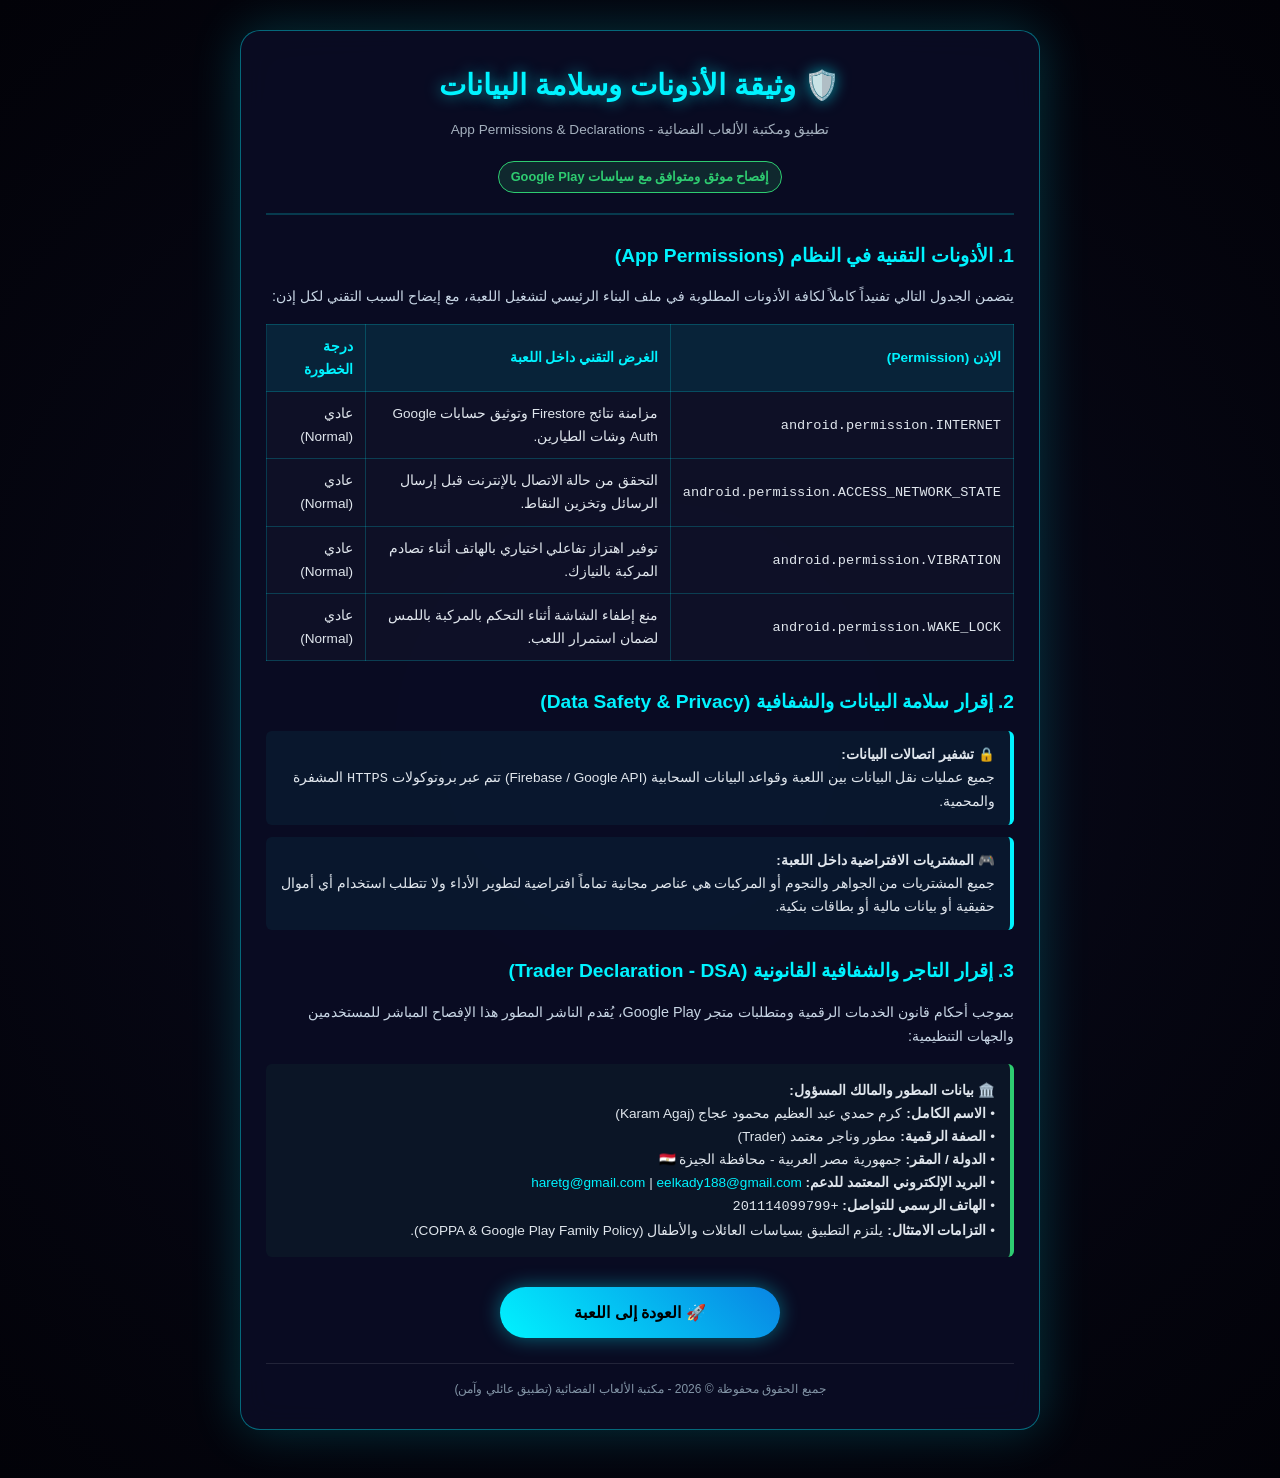
<file: permissions.html>
<!DOCTYPE html>
<html lang="ar" dir="rtl">
<head>
    <meta charset="UTF-8">
    <meta name="viewport" content="width=device-width, initial-scale=1.0">
    <title>إقرار الأذونات والبيانات - مكتبة الألعاب الفضائية</title>
    <link rel="manifest" href="./manifest.json">
    <meta name="theme-color" content="#0b0c2a">
    <style>
        * {
            box-sizing: border-box;
            margin: 0;
            padding: 0;
        }

        body {
            background: radial-gradient(circle at center, #0a0b1e 0%, #020208 100%);
            color: #e0e6ed;
            font-family: 'Segoe UI', Tahoma, Geneva, Verdana, sans-serif;
            line-height: 1.7;
            padding: 20px 15px;
            min-height: 100vh;
            display: flex;
            justify-content: center;
            align-items: flex-start;
        }

        .container {
            max-width: 800px;
            width: 100%;
            background: rgba(10, 12, 36, 0.92);
            border: 1px solid rgba(0, 243, 255, 0.4);
            border-radius: 20px;
            padding: 30px 25px;
            box-shadow: 0 0 50px rgba(0, 243, 255, 0.2);
            backdrop-filter: blur(15px);
            margin-top: 10px;
            margin-bottom: 30px;
        }

        .header {
            text-align: center;
            border-bottom: 2px solid rgba(0, 243, 255, 0.2);
            padding-bottom: 20px;
            margin-bottom: 25px;
        }

        .header h1 {
            color: #00f3ff;
            font-size: 1.8rem;
            margin-bottom: 8px;
            text-shadow: 0 0 15px rgba(0, 243, 255, 0.6);
        }

        .header p {
            color: #a4b0be;
            font-size: 0.85rem;
        }

        .badge {
            display: inline-block;
            background: rgba(46, 204, 113, 0.15);
            border: 1px solid #2ecc71;
            color: #2ecc71;
            padding: 4px 12px;
            border-radius: 20px;
            font-size: 0.8rem;
            margin-top: 10px;
            font-weight: bold;
        }

        section {
            margin-bottom: 25px;
        }

        h2 {
            color: #00f3ff;
            font-size: 1.2rem;
            margin-bottom: 12px;
            display: flex;
            align-items: center;
            gap: 8px;
        }

        p, ul {
            font-size: 0.9rem;
            color: #c8d6e5;
            margin-bottom: 10px;
        }

        .perm-table {
            width: 100%;
            border-collapse: collapse;
            margin: 15px 0;
            font-size: 0.85rem;
        }

        .perm-table th, .perm-table td {
            border: 1px solid rgba(0, 243, 255, 0.2);
            padding: 10px 12px;
            text-align: right;
        }

        .perm-table th {
            background: rgba(0, 243, 255, 0.1);
            color: #00f3ff;
        }

        .perm-table td {
            background: rgba(255, 255, 255, 0.02);
        }

        .info-box {
            background: rgba(0, 243, 255, 0.05);
            border-right: 4px solid #00f3ff;
            padding: 12px 15px;
            border-radius: 6px;
            margin: 12px 0;
            font-size: 0.85rem;
        }

        .trader-box {
            background: rgba(46, 204, 113, 0.05);
            border-right: 4px solid #2ecc71;
            padding: 15px;
            border-radius: 6px;
            margin: 15px 0;
            font-size: 0.85rem;
        }

        .btn-back {
            display: block;
            width: 100%;
            max-width: 280px;
            margin: 30px auto 10px auto;
            text-align: center;
            background: linear-gradient(45deg, #00f3ff, #0984e3);
            color: #000;
            font-weight: bold;
            padding: 12px 20px;
            border-radius: 30px;
            text-decoration: none;
            box-shadow: 0 0 20px rgba(0, 243, 255, 0.4);
            transition: transform 0.2s, box-shadow 0.2s;
        }

        .btn-back:hover {
            transform: scale(1.03);
            box-shadow: 0 0 30px rgba(0, 243, 255, 0.7);
        }

        footer {
            text-align: center;
            margin-top: 25px;
            padding-top: 15px;
            border-top: 1px solid rgba(255, 255, 255, 0.1);
            font-size: 0.75rem;
            color: #8395a7;
        }

        a { color: #00f3ff; text-decoration: none; }
        a:hover { text-decoration: underline; }
    </style>
</head>
<body>

    <div class="container">
        <div class="header">
            <h1>🛡️ وثيقة الأذونات وسلامة البيانات</h1>
            <p>تطبيق ومكتبة الألعاب الفضائية - App Permissions & Declarations</p>
            <div class="badge">إفصاح موثق ومتوافق مع سياسات Google Play</div>
        </div>

        <section>
            <h2>1. الأذونات التقنية في النظام (App Permissions)</h2>
            <p>يتضمن الجدول التالي تفنيداً كاملاً لكافة الأذونات المطلوبة في ملف البناء الرئيسي لتشغيل اللعبة، مع إيضاح السبب التقني لكل إذن:</p>

            <table class="perm-table">
                <thead>
                    <tr>
                        <th>الإذن (Permission)</th>
                        <th>الغرض التقني داخل اللعبة</th>
                        <th>درجة الخطورة</th>
                    </tr>
                </thead>
                <tbody>
                    <tr>
                        <td><code>android.permission.INTERNET</code></td>
                        <td>مزامنة نتائج Firestore وتوثيق حسابات Google Auth وشات الطيارين.</td>
                        <td>عادي (Normal)</td>
                    </tr>
                    <tr>
                        <td><code>android.permission.ACCESS_NETWORK_STATE</code></td>
                        <td>التحقق من حالة الاتصال بالإنترنت قبل إرسال الرسائل وتخزين النقاط.</td>
                        <td>عادي (Normal)</td>
                    </tr>
                    <tr>
                        <td><code>android.permission.VIBRATION</code></td>
                        <td>توفير اهتزاز تفاعلي اختياري بالهاتف أثناء تصادم المركبة بالنيازك.</td>
                        <td>عادي (Normal)</td>
                    </tr>
                    <tr>
                        <td><code>android.permission.WAKE_LOCK</code></td>
                        <td>منع إطفاء الشاشة أثناء التحكم بالمركبة باللمس لضمان استمرار اللعب.</td>
                        <td>عادي (Normal)</td>
                    </tr>
                </tbody>
            </table>
        </section>

        <section>
            <h2>2. إقرار سلامة البيانات والشفافية (Data Safety & Privacy)</h2>
            <div class="info-box">
                <b>🔒 تشفير اتصالات البيانات:</b><br>
                جميع عمليات نقل البيانات بين اللعبة وقواعد البيانات السحابية (Firebase / Google API) تتم عبر بروتوكولات <code>HTTPS</code> المشفرة والمحمية.
            </div>
            <div class="info-box">
                <b>🎮 المشتريات الافتراضية داخل اللعبة:</b><br>
                جميع المشتريات من الجواهر والنجوم أو المركبات هي عناصر مجانية تماماً افتراضية لتطوير الأداء ولا تتطلب استخدام أي أموال حقيقية أو بيانات مالية أو بطاقات بنكية.
            </div>
        </section>

        <section>
            <h2>3. إقرار التاجر والشفافية القانونية (Trader Declaration - DSA)</h2>
            <p>بموجب أحكام قانون الخدمات الرقمية ومتطلبات متجر Google Play، يُقدم الناشر المطور هذا الإفصاح المباشر للمستخدمين والجهات التنظيمية:</p>
            
            <div class="trader-box">
                <b>🏛️ بيانات المطور والمالك المسؤول:</b><br>
                • <b>الاسم الكامل:</b> كرم حمدي عبد العظيم محمود عجاج (Karam Agaj)<br>
                • <b>الصفة الرقمية:</b> مطور وناجر معتمد (Trader)<br>
                • <b>الدولة / المقر:</b> جمهورية مصر العربية - محافظة الجيزة 🇪🇬<br>
                • <b>البريد الإلكتروني المعتمد للدعم:</b> <a href="mailto:haretg@gmail.com">haretg@gmail.com</a> | <a href="mailto:eelkady188@gmail.com">eelkady188@gmail.com</a><br>
                • <b>الهاتف الرسمي للتواصل:</b> <code>+201114099799</code><br>
                • <b>التزامات الامتثال:</b> يلتزم التطبيق بسياسات العائلات والأطفال (COPPA & Google Play Family Policy).
            </div>
        </section>

        <a href="./index.html" class="btn-back">🚀 العودة إلى اللعبة</a>

        <footer>
            جميع الحقوق محفوظة © 2026 - مكتبة الألعاب الفضائية (تطبيق عائلي وآمن)
        </footer>
    </div>

</body>
</html>
</file>
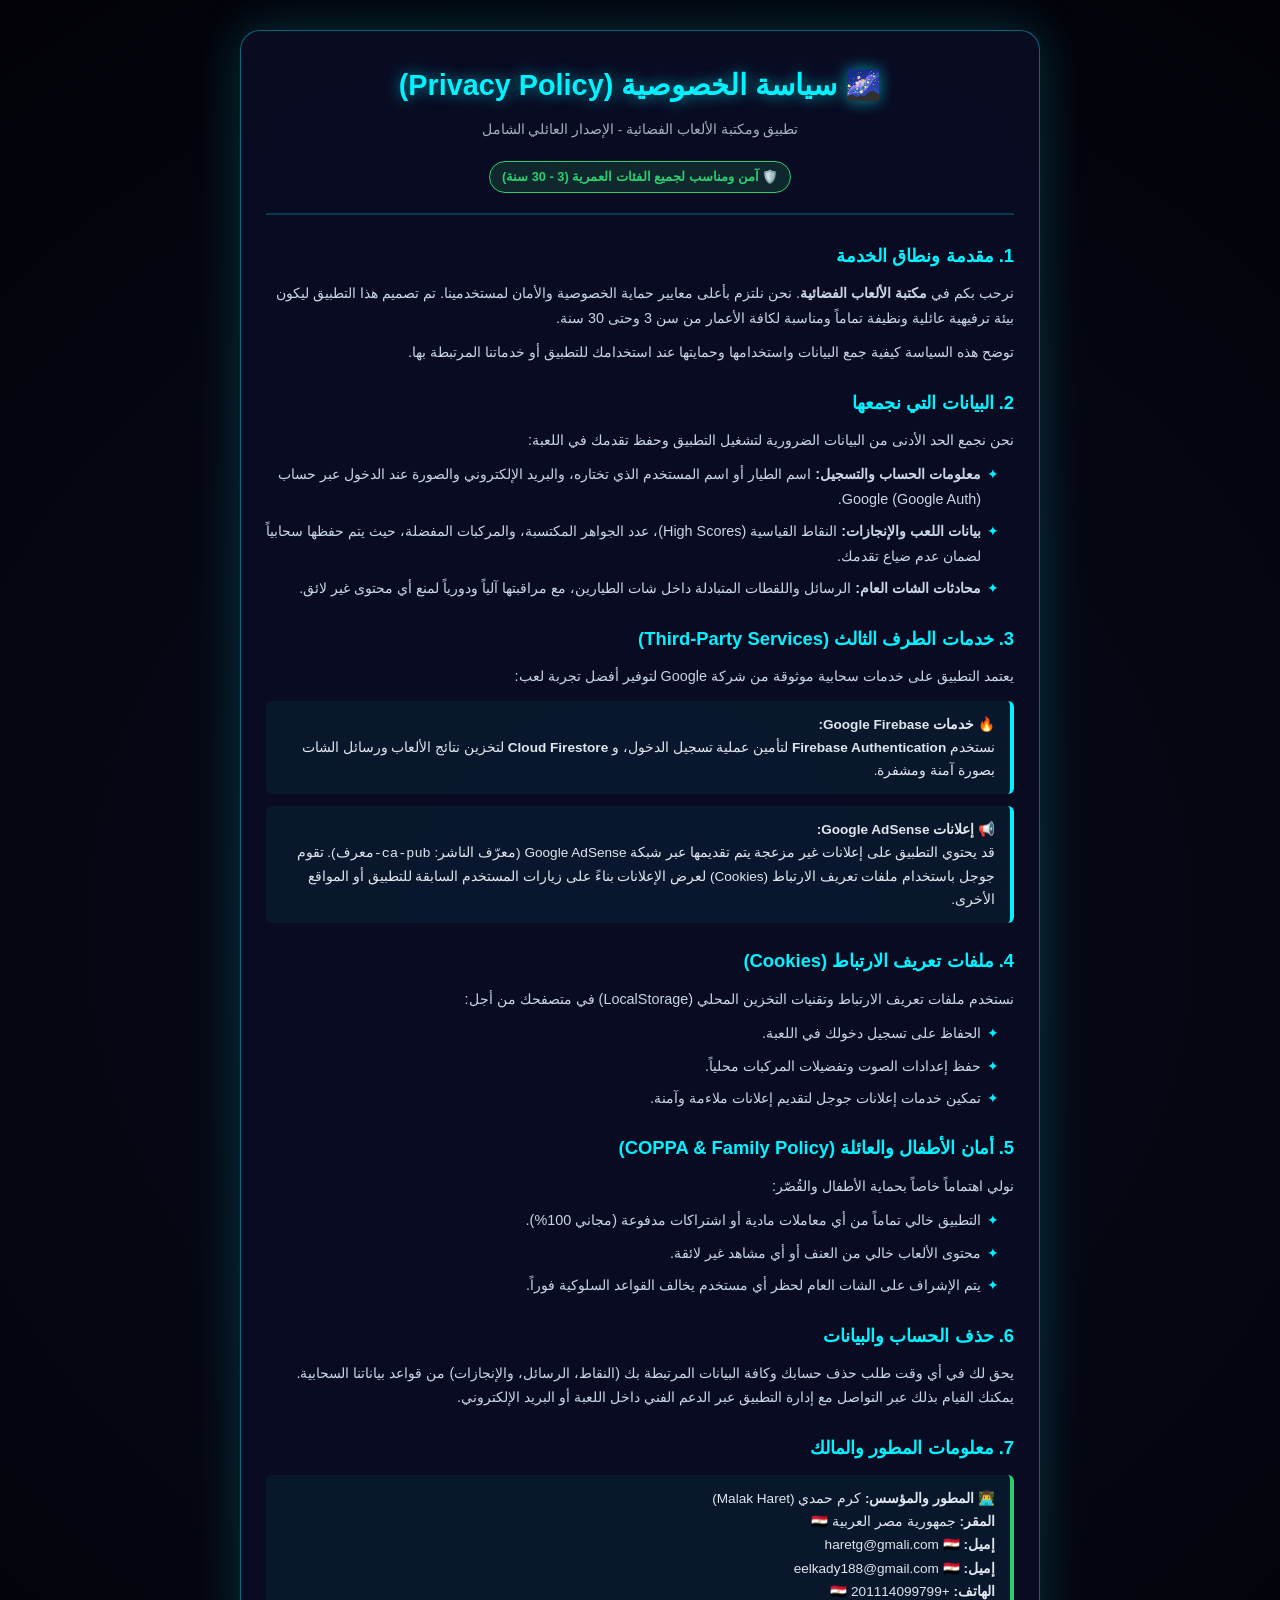
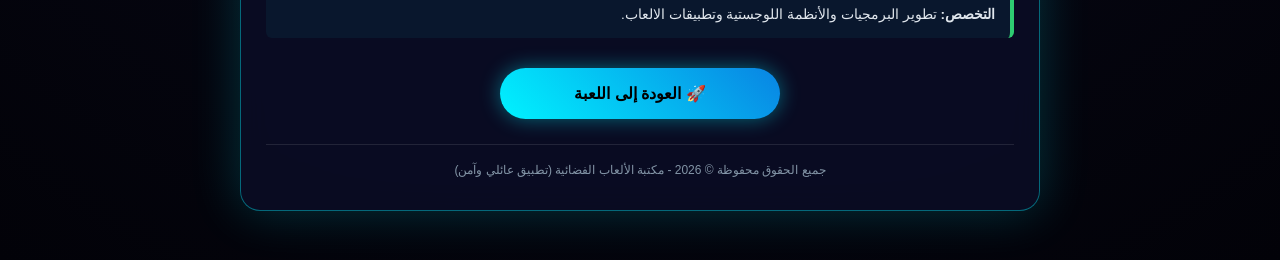
<file: privacy.html>
<!DOCTYPE html>
<html lang="ar" dir="rtl">
<head>
    <meta charset="UTF-8">
    <meta name="viewport" content="width=device-width, initial-scale=1.0">
    <title>سياسة الخصوصية - مكتبة الألعاب الفضائية</title>
    <link rel="manifest" href="./manifest.json">
    <meta name="theme-color" content="#0b0c2a">
    <style>
        * {
            box-sizing: border-box;
            margin: 0;
            padding: 0;
        }

        body {
            background: radial-gradient(circle at center, #0a0b1e 0%, #020208 100%);
            color: #e0e6ed;
            font-family: 'Segoe UI', Tahoma, Geneva, Verdana, sans-serif;
            line-height: 1.7;
            padding: 20px 15px;
            min-height: 100vh;
            display: flex;
            justify-content: center;
            align-items: flex-start;
        }

        .container {
            max-width: 800px;
            width: 100%;
            background: rgba(10, 12, 36, 0.92);
            border: 1px solid rgba(0, 243, 255, 0.4);
            border-radius: 20px;
            padding: 30px 25px;
            box-shadow: 0 0 50px rgba(0, 243, 255, 0.2);
            backdrop-filter: blur(15px);
            margin-top: 10px;
            margin-bottom: 30px;
        }

        .header {
            text-align: center;
            border-bottom: 2px solid rgba(0, 243, 255, 0.2);
            padding-bottom: 20px;
            margin-bottom: 25px;
        }

        .header h1 {
            color: #00f3ff;
            font-size: 1.8rem;
            margin-bottom: 8px;
            text-shadow: 0 0 15px rgba(0, 243, 255, 0.6);
        }

        .header p {
            color: #a4b0be;
            font-size: 0.85rem;
        }

        .badge {
            display: inline-block;
            background: rgba(46, 204, 113, 0.15);
            border: 1px solid #2ecc71;
            color: #2ecc71;
            padding: 4px 12px;
            border-radius: 20px;
            font-size: 0.8rem;
            margin-top: 10px;
            font-weight: bold;
        }

        section {
            margin-bottom: 22px;
        }

        h2 {
            color: #00f3ff;
            font-size: 1.15rem;
            margin-bottom: 10px;
            display: flex;
            align-items: center;
            gap: 8px;
        }

        p, ul {
            font-size: 0.9rem;
            color: #c8d6e5;
            margin-bottom: 10px;
        }

        ul {
            list-style-type: none;
            padding-right: 15px;
        }

        ul li {
            position: relative;
            margin-bottom: 8px;
            padding-right: 18px;
        }

        ul li::before {
            content: "✦";
            position: absolute;
            right: 0;
            color: #00f3ff;
        }

        .info-box {
            background: rgba(0, 243, 255, 0.05);
            border-right: 4px solid #00f3ff;
            padding: 12px 15px;
            border-radius: 6px;
            margin: 12px 0;
            font-size: 0.85rem;
        }

        .btn-back {
            display: block;
            width: 100%;
            max-width: 280px;
            margin: 30px auto 10px auto;
            text-align: center;
            background: linear-gradient(45deg, #00f3ff, #0984e3);
            color: #000;
            font-weight: bold;
            padding: 12px 20px;
            border-radius: 30px;
            text-decoration: none;
            box-shadow: 0 0 20px rgba(0, 243, 255, 0.4);
            transition: transform 0.2s, box-shadow 0.2s;
        }

        .btn-back:hover {
            transform: scale(1.03);
            box-shadow: 0 0 30px rgba(0, 243, 255, 0.7);
        }

        footer {
            text-align: center;
            margin-top: 25px;
            padding-top: 15px;
            border-top: 1px solid rgba(255, 255, 255, 0.1);
            font-size: 0.75rem;
            color: #8395a7;
        }

        a { color: #00f3ff; text-decoration: none; }
        a:hover { text-decoration: underline; }
    </style>
</head>
<body>

    <div class="container">
        <div class="header">
            <h1>🌌 سياسة الخصوصية (Privacy Policy)</h1>
            <p>تطبيق ومكتبة الألعاب الفضائية - الإصدار العائلي الشامل</p>
            <div class="badge">🛡️ آمن ومناسب لجميع الفئات العمرية (3 - 30 سنة)</div>
        </div>

        <section>
            <h2>1. مقدمة ونطاق الخدمة</h2>
            <p>نرحب بكم في <b>مكتبة الألعاب الفضائية</b>. نحن نلتزم بأعلى معايير حماية الخصوصية والأمان لمستخدمينا. تم تصميم هذا التطبيق ليكون بيئة ترفيهية عائلية ونظيفة تماماً ومناسبة لكافة الأعمار من سن 3 وحتى 30 سنة.</p>
            <p>توضح هذه السياسة كيفية جمع البيانات واستخدامها وحمايتها عند استخدامك للتطبيق أو خدماتنا المرتبطة بها.</p>
        </section>

        <section>
            <h2>2. البيانات التي نجمعها</h2>
            <p>نحن نجمع الحد الأدنى من البيانات الضرورية لتشغيل التطبيق وحفظ تقدمك في اللعبة:</p>
            <ul>
                <li><b>معلومات الحساب والتسجيل:</b> اسم الطيار أو اسم المستخدم الذي تختاره، والبريد الإلكتروني والصورة عند الدخول عبر حساب Google (Google Auth).</li>
                <li><b>بيانات اللعب والإنجازات:</b> النقاط القياسية (High Scores)، عدد الجواهر المكتسبة، والمركبات المفضلة، حيث يتم حفظها سحابياً لضمان عدم ضياع تقدمك.</li>
                <li><b>محادثات الشات العام:</b> الرسائل واللقطات المتبادلة داخل شات الطيارين، مع مراقبتها آلياً ودورياً لمنع أي محتوى غير لائق.</li>
            </ul>
        </section>

        <section>
            <h2>3. خدمات الطرف الثالث (Third-Party Services)</h2>
            <p>يعتمد التطبيق على خدمات سحابية موثوقة من شركة Google لتوفير أفضل تجربة لعب:</p>
            
            <div class="info-box">
                <b>🔥 خدمات Google Firebase:</b><br>
                نستخدم <b>Firebase Authentication</b> لتأمين عملية تسجيل الدخول، و <b>Cloud Firestore</b> لتخزين نتائج الألعاب ورسائل الشات بصورة آمنة ومشفرة.
            </div>

            <div class="info-box">
                <b>📢 إعلانات Google AdSense:</b><br>
                قد يحتوي التطبيق على إعلانات غير مزعجة يتم تقديمها عبر شبكة Google AdSense (معرّف الناشر: <code>ca-pub-معرف</code>). تقوم جوجل باستخدام ملفات تعريف الارتباط (Cookies) لعرض الإعلانات بناءً على زيارات المستخدم السابقة للتطبيق أو المواقع الأخرى.
            </div>
        </section>

        <section>
            <h2>4. ملفات تعريف الارتباط (Cookies)</h2>
            <p>نستخدم ملفات تعريف الارتباط وتقنيات التخزين المحلي (LocalStorage) في متصفحك من أجل:</p>
            <ul>
                <li>الحفاظ على تسجيل دخولك في اللعبة.</li>
                <li>حفظ إعدادات الصوت وتفضيلات المركبات محلياً.</li>
                <li>تمكين خدمات إعلانات جوجل لتقديم إعلانات ملاءمة وآمنة.</li>
            </ul>
        </section>

        <section>
            <h2>5. أمان الأطفال والعائلة (COPPA & Family Policy)</h2>
            <p>نولي اهتماماً خاصاً بحماية الأطفال والقُصّر:</p>
            <ul>
                <li>التطبيق خالي تماماً من أي معاملات مادية أو اشتراكات مدفوعة (مجاني 100%).</li>
                <li>محتوى الألعاب خالي من العنف أو أي مشاهد غير لائقة.</li>
                <li>يتم الإشراف على الشات العام لحظر أي مستخدم يخالف القواعد السلوكية فوراً.</li>
            </ul>
        </section>

        <section>
            <h2>6. حذف الحساب والبيانات</h2>
            <p>يحق لك في أي وقت طلب حذف حسابك وكافة البيانات المرتبطة بك (النقاط، الرسائل، والإنجازات) من قواعد بياناتنا السحابية. يمكنك القيام بذلك عبر التواصل مع إدارة التطبيق عبر الدعم الفني داخل اللعبة أو البريد الإلكتروني.</p>
        </section>

        <section>
            <h2>7. معلومات المطور والمالك</h2>
            <div class="info-box" style="border-right-color: #2ecc71;">
                <b>👨‍💻 المطور والمؤسس:</b> كرم حمدي (Malak Haret)<br>
                <b>المقر:</b> جمهورية مصر العربية 🇪🇬<br>
                <b>إميل:</b> haretg@gmali.com 🇪🇬<br>
                <b>إميل:</b> eelkady188@gmail.com 🇪🇬<br>
                <b>الهاتف:</b>  +201114099799  🇪🇬<br>
                <b>التخصص:</b> تطوير البرمجيات والأنظمة اللوجستية وتطبيقات الالعاب.
            </div>
        </section>

        <a href="./index.html" class="btn-back">🚀 العودة إلى اللعبة</a>

        <footer>
            جميع الحقوق محفوظة © 2026 - مكتبة الألعاب الفضائية (تطبيق عائلي وآمن)
        </footer>
    </div>

</body>
</html>
</file>
